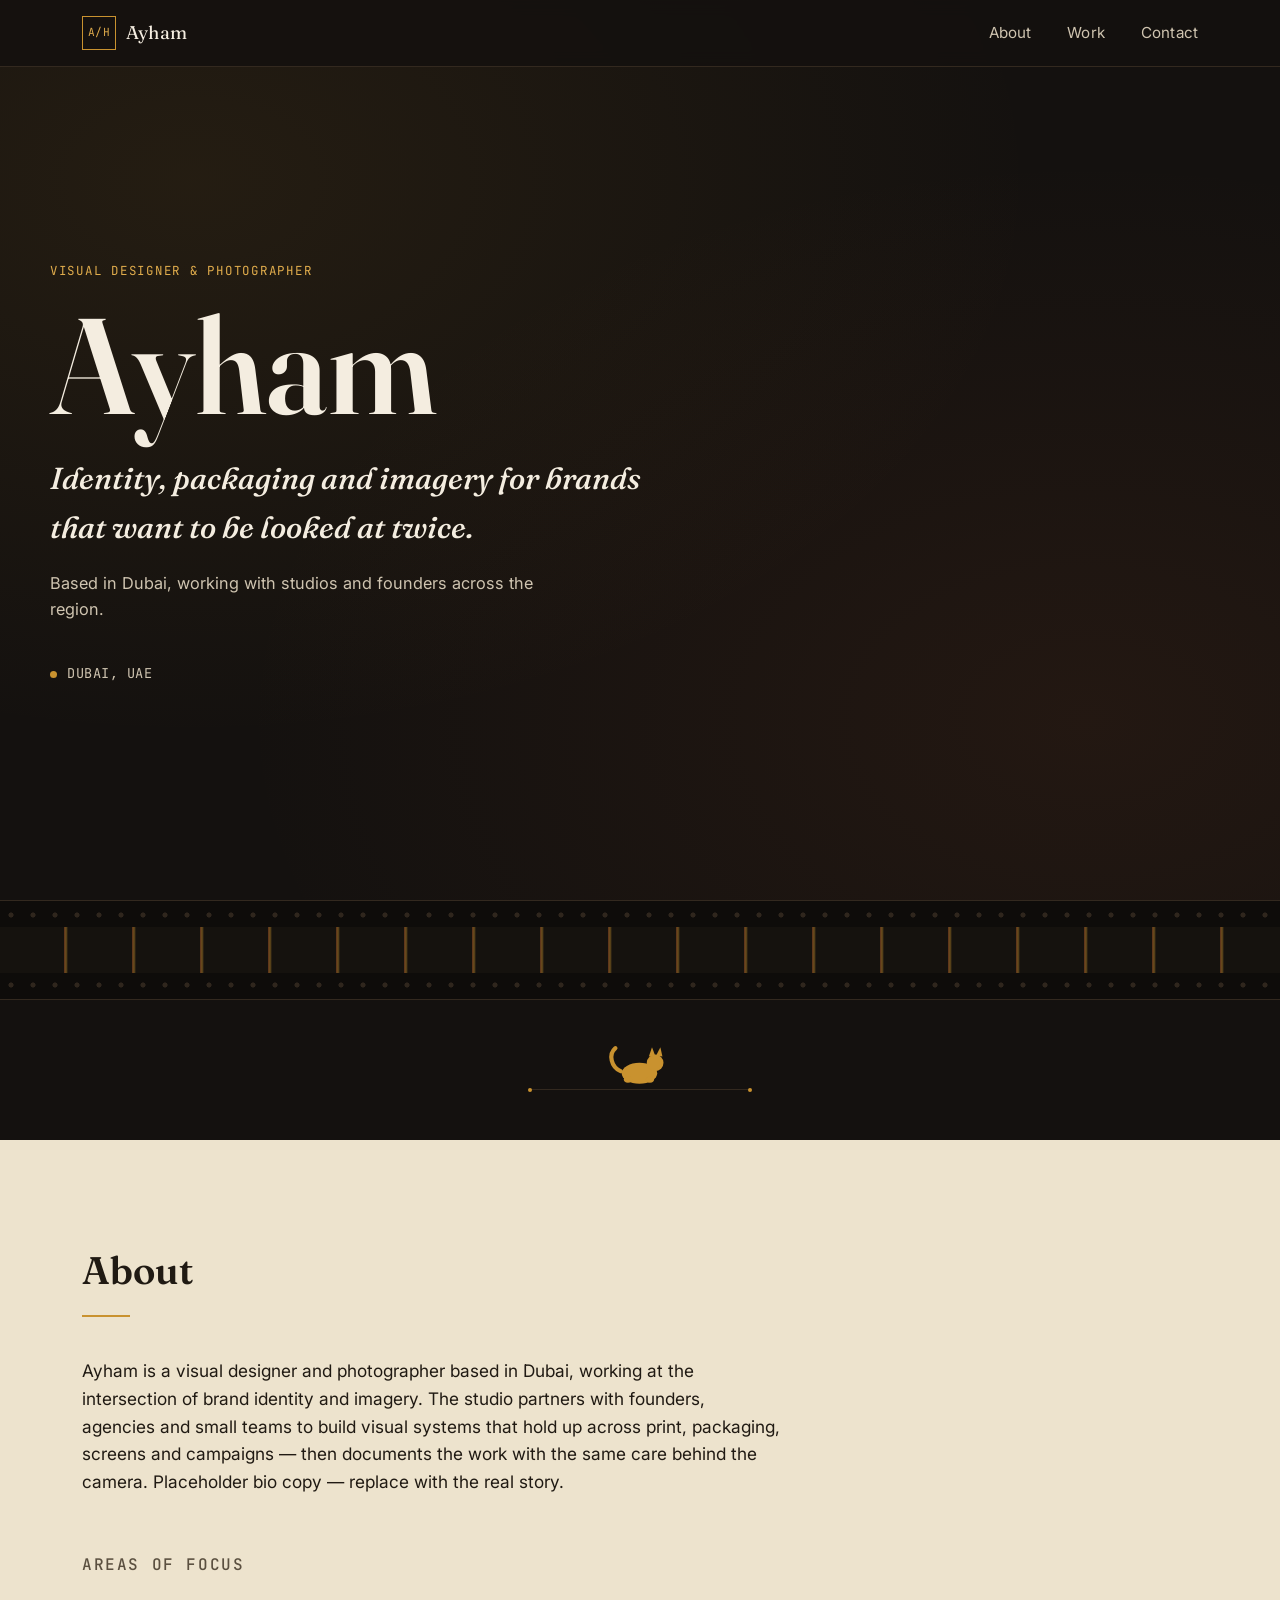
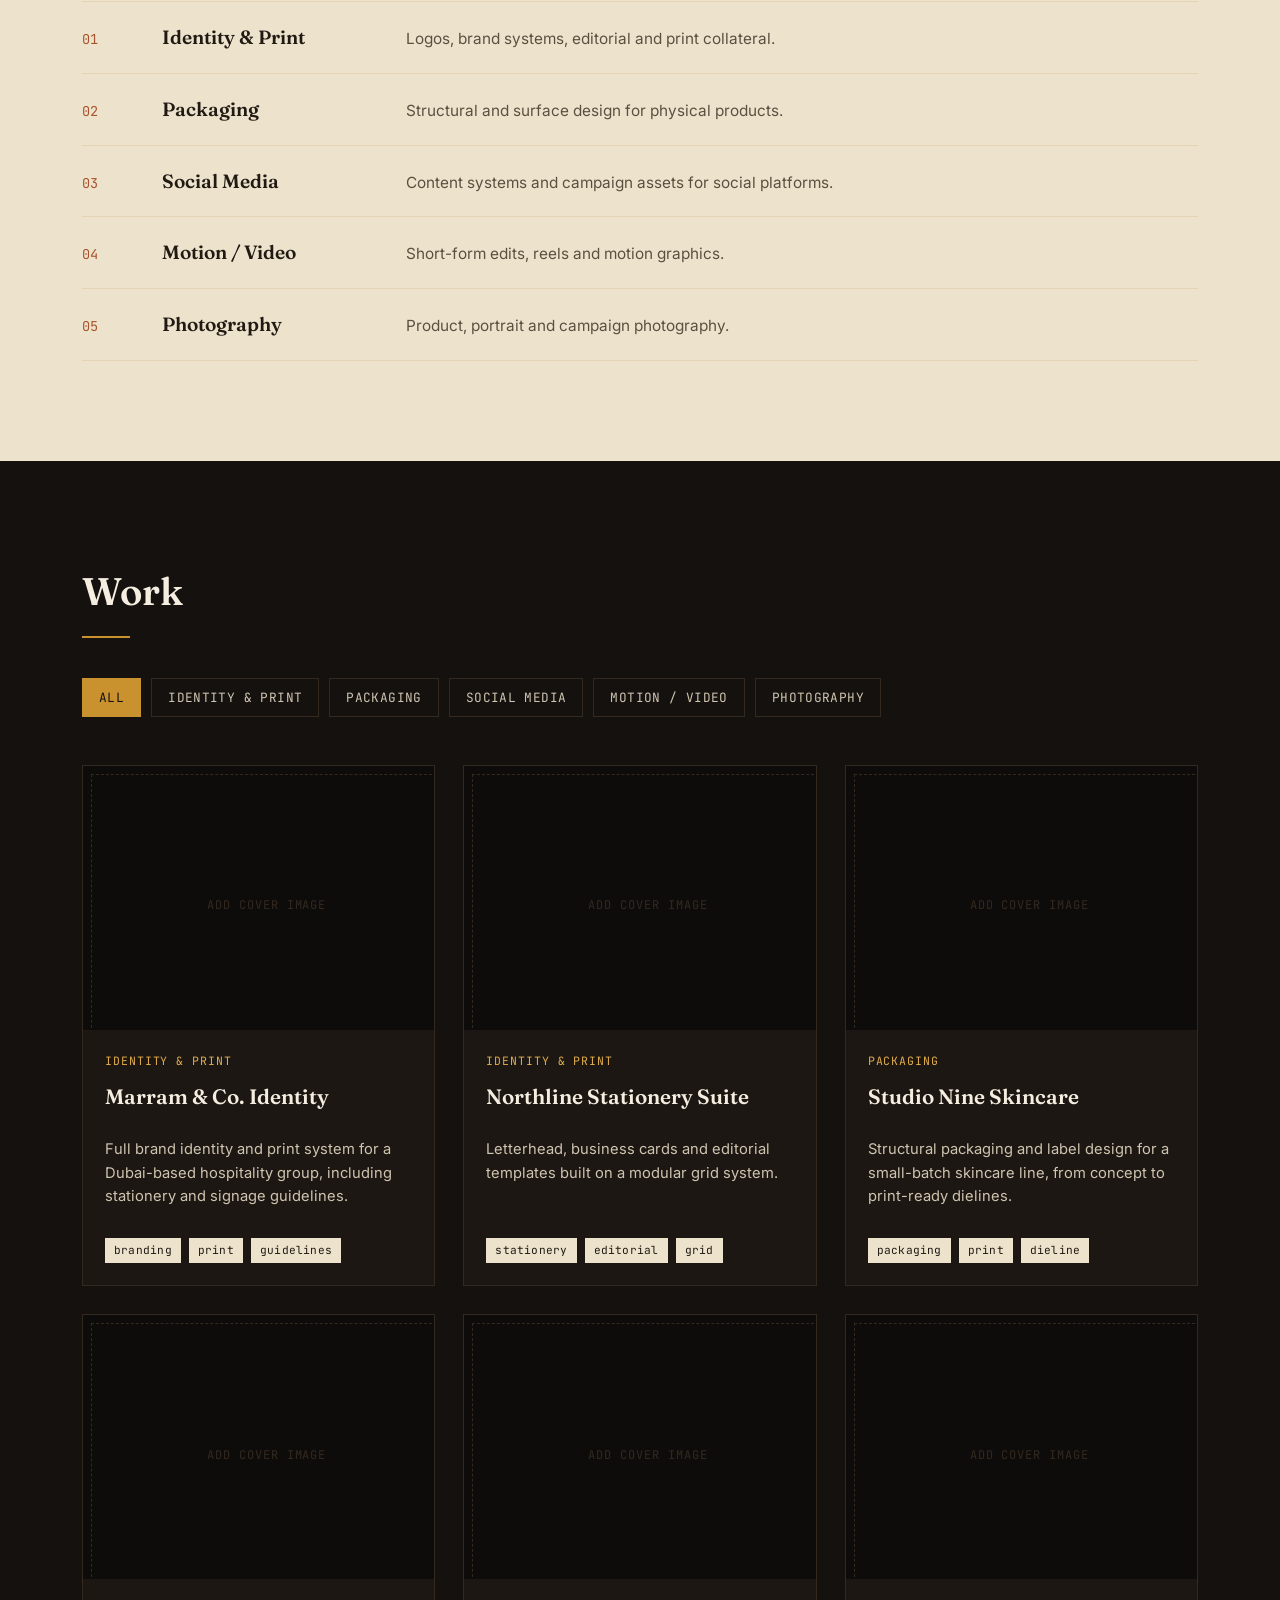
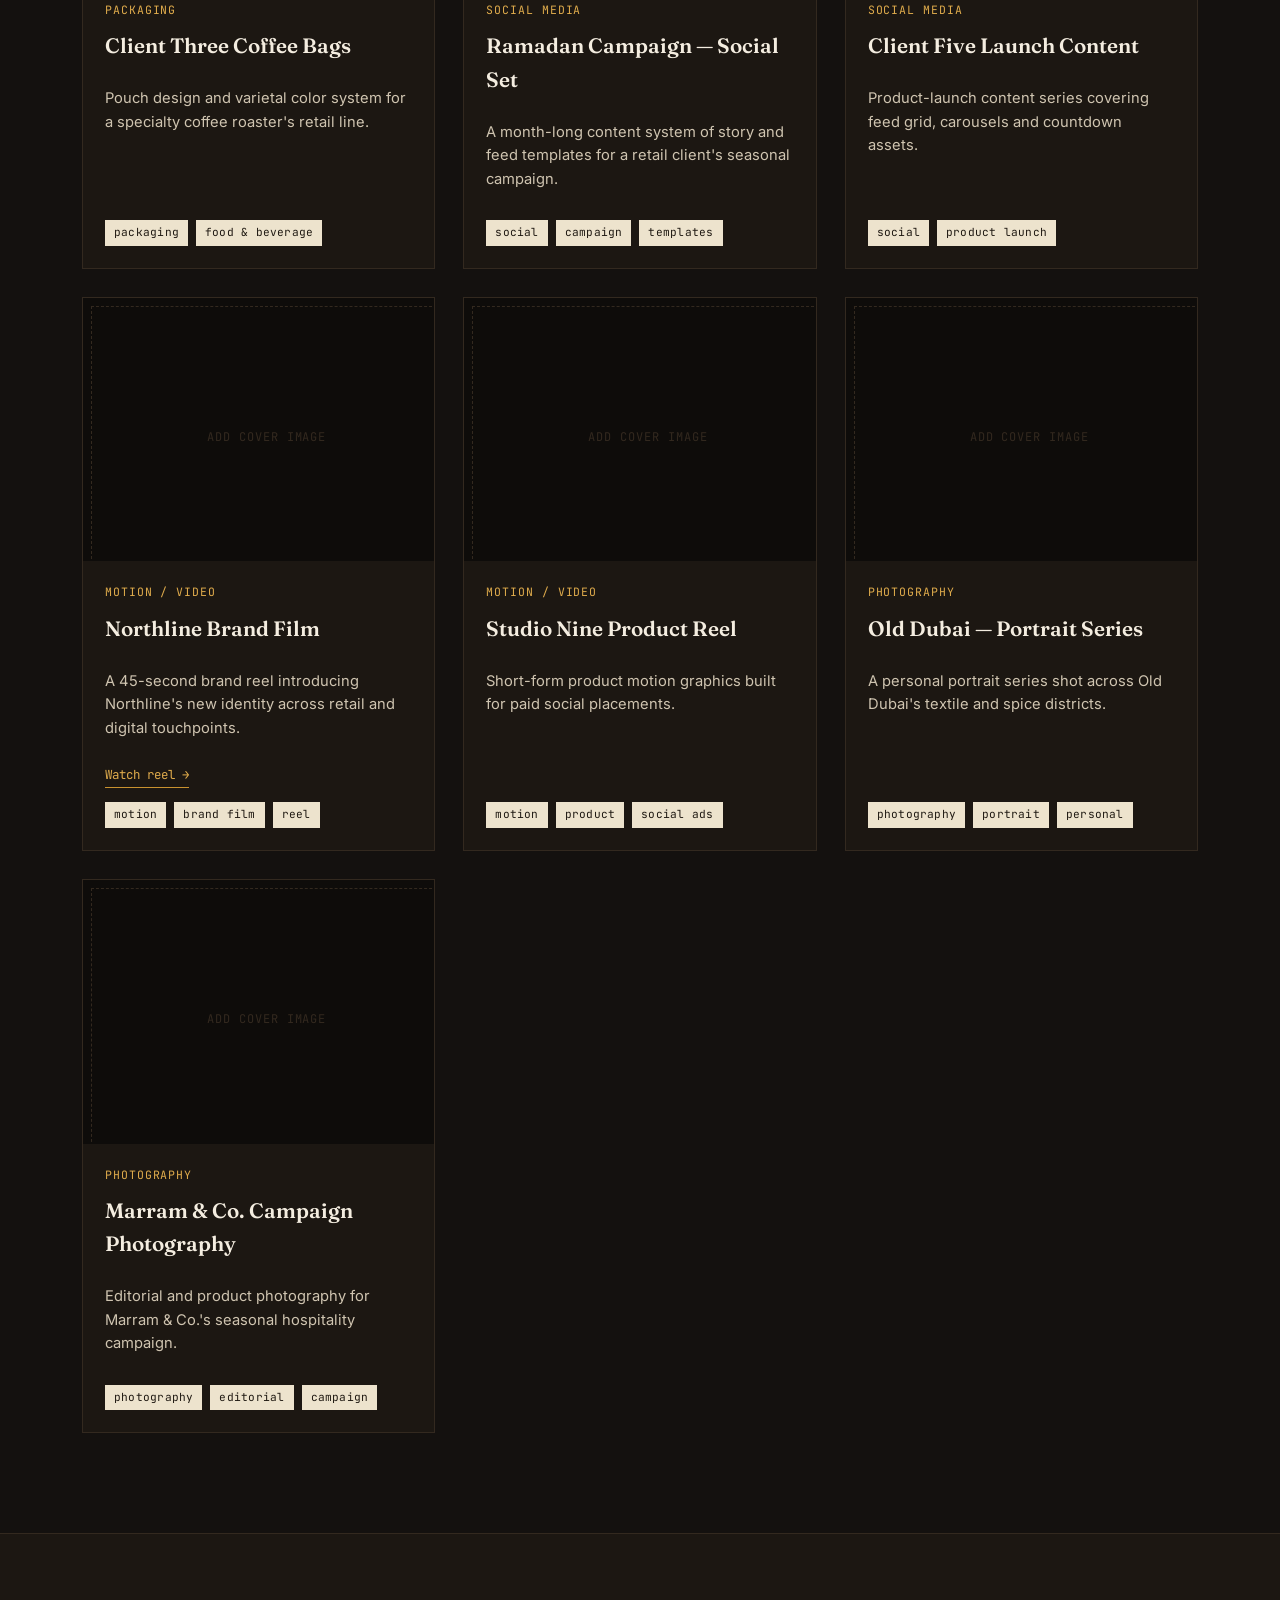
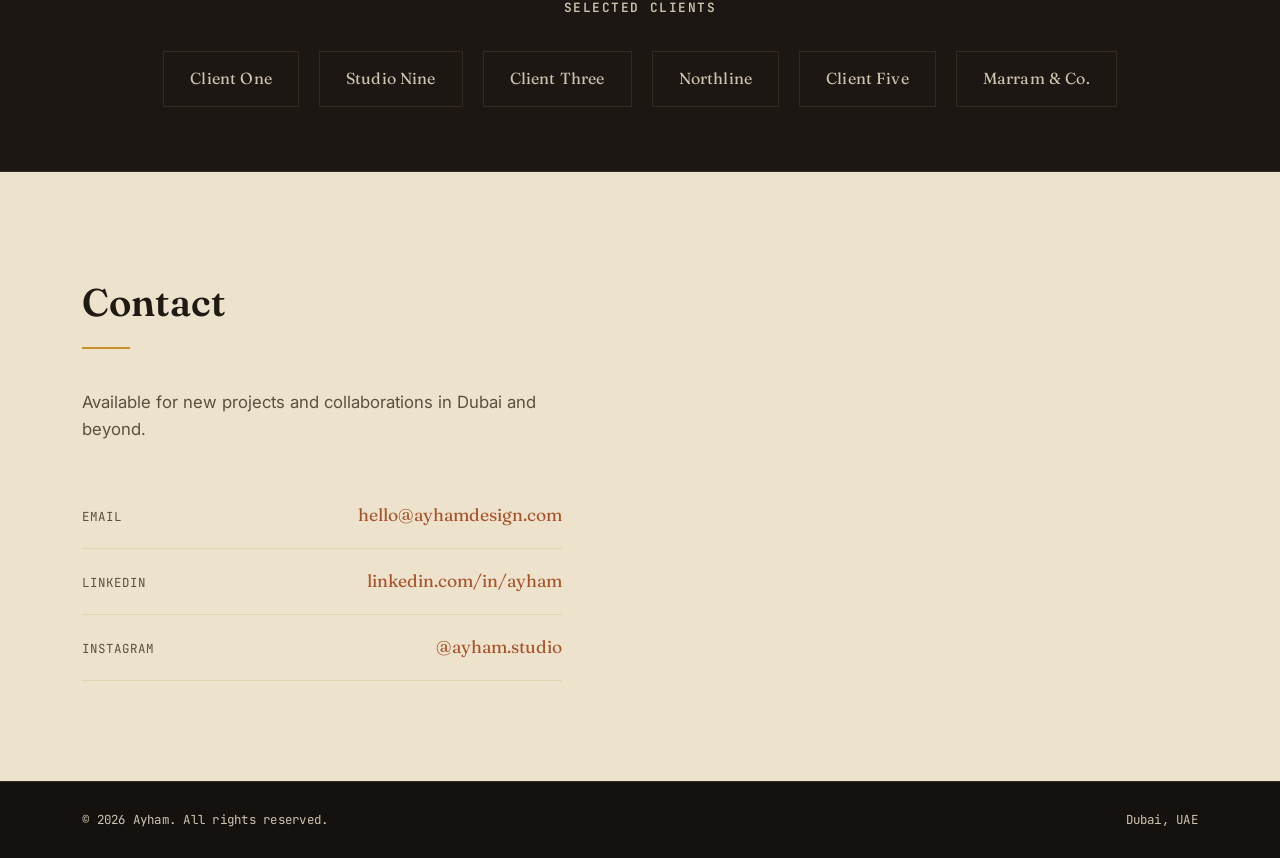
<file: index.html>
<!DOCTYPE html>
<html lang="en">
<head>
  <meta charset="UTF-8" />
  <meta name="viewport" content="width=device-width, initial-scale=1.0" />
  <title>Ayham — Visual Designer &amp; Photographer, Dubai</title>
  <meta name="description" content="Ayham is a Dubai-based visual designer and photographer working across identity &amp; print, packaging, social media, motion and photography." />

  <!-- Fonts: Fraunces (serif display), Inter (sans body), JetBrains Mono (metadata/tags) -->
  <link rel="preconnect" href="https://fonts.googleapis.com">
  <link rel="preconnect" href="https://fonts.gstatic.com" crossorigin>
  <link href="https://fonts.googleapis.com/css2?family=Fraunces:ital,opsz,wght@0,9..144,400;0,9..144,600;1,9..144,500&family=Inter:wght@400;500;600&family=JetBrains+Mono:wght@400;500&display=swap" rel="stylesheet">

  <link rel="stylesheet" href="css/styles.css" />
</head>
<body>

  <!-- =========================================================
       NAV
       ========================================================= -->

  <header class="site-nav" id="site-nav">
    <div class="nav-inner">
      <a href="#top" class="nav-logo" aria-label="Ayham — home">
        <!--
          LOGO PLACEHOLDER
          -----------------
          This is a text/monogram placeholder standing in for a real logo.
          To swap it for a real logo file:
            1. Put your logo image in assets/logo/ (e.g. assets/logo/logo.svg)
            2. Replace the <span class="logo-mark">...</span> block below with:
               <img src="assets/logo/logo.svg" alt="Ayham logo" class="logo-mark-img" />
            3. You can delete the .logo-mark CSS rules in css/styles.css if unused.
        -->
        <span class="logo-mark" aria-hidden="true">A/H</span>
        <span class="nav-logo-text">Ayham</span>
      </a>

      <nav class="nav-links" id="nav-links">
        <a href="#about">About</a>
        <a href="#work">Work</a>
        <a href="#contact">Contact</a>
      </nav>

      <button class="nav-toggle" id="nav-toggle" aria-label="Toggle menu" aria-expanded="false" aria-controls="nav-links">
        <span></span><span></span><span></span>
      </button>
    </div>
  </header>

  <main id="top">

    <!-- =========================================================
         HERO
         ========================================================= -->
    <section class="hero">
      <div class="hero-inner">
        <p class="hero-eyebrow">Visual Designer &amp; Photographer</p>
        <h1 class="hero-name">Ayham</h1>
        <p class="hero-tagline">Identity, packaging and imagery for brands that want to be looked at twice.</p>
        <p class="hero-intro">Based in Dubai, working with studios and founders across the region.</p>
        <p class="hero-location">
          <span class="dot" aria-hidden="true"></span> Dubai, UAE
        </p>
      </div>
    </section>

    <!-- =========================================================
         FILMSTRIP DIVIDER — signature motif, used once, ties
         photography + motion together.
         ========================================================= -->
    <div class="filmstrip" role="presentation" aria-hidden="true">
      <div class="filmstrip-track">
        <div class="filmstrip-holes filmstrip-holes-top"></div>
        <div class="filmstrip-frames"></div>
        <div class="filmstrip-holes filmstrip-holes-bottom"></div>
      </div>
    </div>

    <!-- =========================================================
         CAT MASCOT — small looping walk animation, purely
         decorative breather between hero and About. Pure inline
         SVG + CSS animation (see css/styles.css for keyframes).
         Freezes to a static standing pose for prefers-reduced-motion.
         ========================================================= -->
    <div class="cat-mascot" aria-hidden="true">
      <div class="cat-track">
        <div class="cat-walker">
          <div class="cat-bob">
            <svg class="cat-svg" viewBox="0 0 64 44" focusable="false">
              <g class="cat-tail-group">
                <path class="cat-tail" d="M14,26 C5,22 2,10 9,4" />
              </g>
              <g class="cat-body">
                <ellipse cx="32" cy="28" rx="17" ry="10" />
                <ellipse cx="21" cy="34" rx="4" ry="3" />
                <ellipse cx="42" cy="34" rx="4" ry="3" />
                <circle cx="47" cy="18" r="8" />
              </g>
              <g class="cat-ears">
                <path d="M41,12 L44,3 L47,11 Z" />
                <path d="M48,11 L52,3 L54,12 Z" />
              </g>
            </svg>
          </div>
        </div>
        <div class="cat-ground"></div>
      </div>
    </div>

    <!-- =========================================================
         ABOUT
         ========================================================= -->
    <section class="about" id="about">
      <div class="section-inner about-inner">
        <h2 class="section-title">About</h2>

        <!--
          BIO PLACEHOLDER — REPLACE ME
          -----------------------------
          Swap the paragraph below for Ayham's real bio.
        -->
        <p class="about-bio">
          <!-- REPLACE ME: real bio copy -->
          Ayham is a visual designer and photographer based in Dubai, working at the
          intersection of brand identity and imagery. The studio partners with founders,
          agencies and small teams to build visual systems that hold up across print,
          packaging, screens and campaigns — then documents the work with the same care
          behind the camera. Placeholder bio copy — replace with the real story.
        </p>

        <h3 class="about-subtitle">Areas of focus</h3>
        <ul class="specialty-list">
          <li>
            <span class="specialty-index">01</span>
            <span class="specialty-name">Identity &amp; Print</span>
            <span class="specialty-desc">Logos, brand systems, editorial and print collateral.</span>
          </li>
          <li>
            <span class="specialty-index">02</span>
            <span class="specialty-name">Packaging</span>
            <span class="specialty-desc">Structural and surface design for physical products.</span>
          </li>
          <li>
            <span class="specialty-index">03</span>
            <span class="specialty-name">Social Media</span>
            <span class="specialty-desc">Content systems and campaign assets for social platforms.</span>
          </li>
          <li>
            <span class="specialty-index">04</span>
            <span class="specialty-name">Motion / Video</span>
            <span class="specialty-desc">Short-form edits, reels and motion graphics.</span>
          </li>
          <li>
            <span class="specialty-index">05</span>
            <span class="specialty-name">Photography</span>
            <span class="specialty-desc">Product, portrait and campaign photography.</span>
          </li>
        </ul>
      </div>
    </section>

    <!-- =========================================================
         WORK — project grid, rendered from js/projects.js
         ========================================================= -->
    <section class="work" id="work">
      <div class="section-inner">
        <h2 class="section-title section-title-light">Work</h2>

        <div class="filter-bar" id="filter-bar" role="group" aria-label="Filter projects by category">
          <button type="button" class="filter-btn is-active" data-filter="all">All</button>
          <button type="button" class="filter-btn" data-filter="identity">Identity &amp; Print</button>
          <button type="button" class="filter-btn" data-filter="packaging">Packaging</button>
          <button type="button" class="filter-btn" data-filter="social">Social Media</button>
          <button type="button" class="filter-btn" data-filter="motion">Motion / Video</button>
          <button type="button" class="filter-btn" data-filter="photo">Photography</button>
        </div>

        <!-- Cards are generated by js/main.js from js/projects.js. Do not hand-edit. -->
        <div class="project-grid" id="project-grid" aria-live="polite">
          <p class="project-grid-empty" id="project-grid-empty" hidden>No projects in this category yet.</p>
        </div>
      </div>
    </section>

    <!-- =========================================================
         CLIENTS
         ========================================================= -->
    <section class="clients">
      <div class="section-inner">
        <h2 class="clients-title">Selected clients</h2>
        <!--
          CLIENT PLACEHOLDERS
          --------------------
          Swap each <span class="client-name"> for an <img src="assets/clients/name.svg">
          once real client logos are available.
        -->
        <ul class="client-strip">
          <li class="client-item"><span class="client-name">Client One</span></li>
          <li class="client-item"><span class="client-name">Studio Nine</span></li>
          <li class="client-item"><span class="client-name">Client Three</span></li>
          <li class="client-item"><span class="client-name">Northline</span></li>
          <li class="client-item"><span class="client-name">Client Five</span></li>
          <li class="client-item"><span class="client-name">Marram &amp; Co.</span></li>
        </ul>
      </div>
    </section>

    <!-- =========================================================
         CONTACT
         ========================================================= -->
    <section class="contact" id="contact">
      <div class="section-inner contact-inner">
        <h2 class="section-title">Contact</h2>
        <p class="contact-lead">Available for new projects and collaborations in Dubai and beyond.</p>

        <!--
          CONTACT PLACEHOLDERS — REPLACE ME
          -----------------------------------
          Update the href and visible text for each link below with real details.
        -->
        <ul class="contact-list">
          <li>
            <span class="contact-label">Email</span>
            <!-- REPLACE ME: real email address -->
            <a href="mailto:hello@ayhamdesign.com">hello@ayhamdesign.com</a>
          </li>
          <li>
            <span class="contact-label">LinkedIn</span>
            <!-- REPLACE ME: real LinkedIn URL -->
            <a href="https://www.linkedin.com/in/ayham" target="_blank" rel="noopener">linkedin.com/in/ayham</a>
          </li>
          <li>
            <span class="contact-label">Instagram</span>
            <!-- REPLACE ME: real Instagram URL -->
            <a href="https://www.instagram.com/ayham.studio" target="_blank" rel="noopener">@ayham.studio</a>
          </li>
        </ul>
      </div>
    </section>

  </main>

  <!-- =========================================================
       FOOTER
       ========================================================= -->
  <footer class="site-footer">
    <div class="section-inner footer-inner">
      <span>© <span id="year"></span> Ayham. All rights reserved.</span>
      <span class="footer-location">Dubai, UAE</span>
    </div>
  </footer>

  <!-- Project data lives here, separate from markup -->
  <script src="js/projects.js"></script>
  <script src="js/main.js"></script>
</body>
</html>
</file>
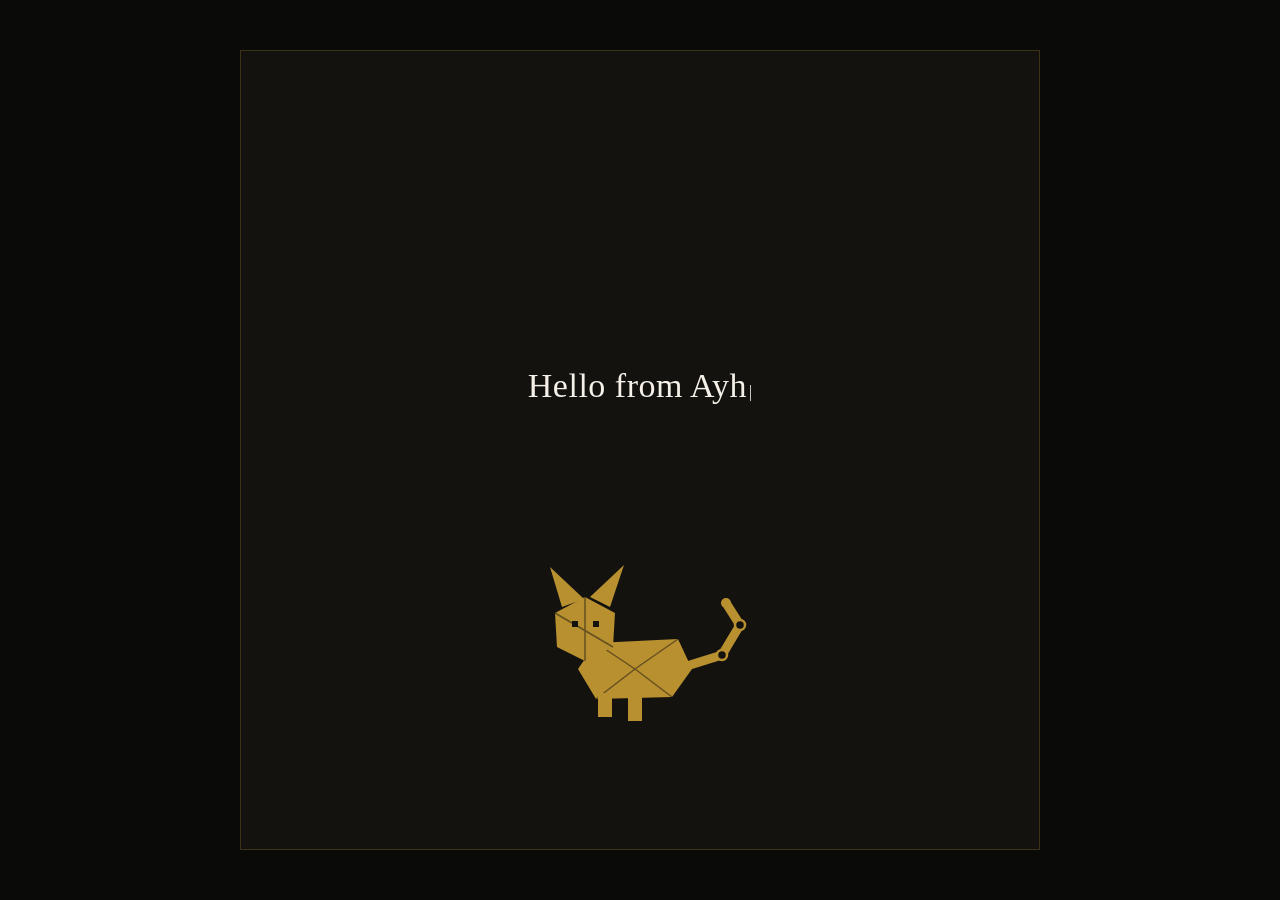
<file: cat-typing-animation.html>
<!DOCTYPE html>
<html lang="en">
<head>
<meta charset="UTF-8">
<title>Hello from Ayham Chaban — Cat Typing Animation</title>
<meta name="viewport" content="width=device-width, initial-scale=1">
<style>
  /*
    Standalone 800x800 "typing cat" animation.
    Reusable pieces, in case this cat or the typing style gets reused elsewhere:
      - Colors:  --ink (background), --gold (cat/border), --cream (text)
      - Cat:     #cat <svg> — body/ears/tail as simple flat shapes
      - Type fx: TYPING_TEXT + the typewriter loop in <script> at the bottom
  */
  :root {
    --ink: #14120F;
    --gold: #B8902F;
    --cream: #F5F1E8;
  }

  html, body {
    margin: 0;
    padding: 0;
    height: 100%;
    background: #0a0a08; /* page backdrop behind the canvas, for previewing */
    display: flex;
    align-items: center;
    justify-content: center;
  }

  /* The 800x800 canvas box */
  .canvas {
    position: relative;
    width: 800px;
    height: 800px;
    background: var(--ink);
    border: 1px solid rgba(184, 144, 47, 0.25); /* thin, subtle, warm gold */
    box-sizing: border-box;
    overflow: hidden;
    font-family: 'Fraunces', Georgia, 'Times New Roman', serif;
  }

  /* Typing text, centered above the cat */
  .type-wrap {
    position: absolute;
    top: 42%;
    left: 50%;
    transform: translate(-50%, -50%);
    width: 100%;
    text-align: center;
    padding: 0 40px;
    box-sizing: border-box;
  }

  .type-text {
    display: inline-block;
    font-size: 34px;
    letter-spacing: 0.5px;
    color: var(--cream);
    white-space: nowrap;
  }

  .cursor {
    display: inline-block;
    margin-left: 2px;
    color: var(--cream);
    animation: blink 0.9s steps(1) infinite;
  }

  @keyframes blink {
    0%, 49% { opacity: 1; }
    50%, 100% { opacity: 0; }
  }

  /* Cat sits in the lower third of the box */
  .cat-stage {
    position: absolute;
    bottom: 14%;
    left: 50%;
    transform: translateX(-50%);
    width: 220px;
    height: 220px;
  }

  #cat {
    width: 100%;
    height: 100%;
    overflow: visible;
  }

  /* Bounce/hop applied to the whole cat group */
  #cat-body-group {
    animation: cat-hop 1.1s ease-in-out infinite;
    transform-origin: 50% 100%;
  }

  @keyframes cat-hop {
    0%, 100% { transform: translateY(0) scaleY(1); }
    30%      { transform: translateY(-14px) scaleY(1.03); }
    50%      { transform: translateY(0) scaleY(0.97); }
    65%      { transform: translateY(-4px) scaleY(1.01); }
    100%     { transform: translateY(0) scaleY(1); }
  }

  /* Tail sways independently of the hop for extra character */
  #cat-tail {
    animation: tail-sway 1.6s ease-in-out infinite;
    transform-origin: 160px 148px; /* base of the tail, where it meets the body */
  }

  @keyframes tail-sway {
    0%, 100% { transform: rotate(0deg); }
    25%      { transform: rotate(10deg); }
    50%      { transform: rotate(-6deg); }
    75%      { transform: rotate(8deg); }
  }

  /* Reduced motion: freeze everything to a calm standing pose */
  @media (prefers-reduced-motion: reduce) {
    #cat-body-group,
    #cat-tail {
      animation: none !important;
    }
    .cursor {
      animation: none !important;
      opacity: 1;
    }
  }
</style>
</head>
<body>

<div class="canvas">

  <div class="type-wrap">
    <span class="type-text" id="typeText"></span><span class="cursor" id="cursor">|</span>
  </div>

  <div class="cat-stage">
    <!--
      Original geometric "low-poly" line-art cat, built from simple flat
      polygons only (faceted body/head, angular ears, segmented antenna-
      style tail with joint nodes, square LED eyes). No reference to any
      existing brand/logo.
    -->
    <svg id="cat" viewBox="0 0 220 220" xmlns="http://www.w3.org/2000/svg">
      <g id="cat-body-group" fill="#B8902F">

        <!-- tail: drawn first so it sits behind the body. Segmented,
             robot-antenna style — straight links with small joint nodes
             instead of one smooth curve. -->
        <g id="cat-tail">
          <polyline points="160,148 192,138 210,108 196,86"
                     fill="none" stroke="#B8902F" stroke-width="9"
                     stroke-linecap="round" stroke-linejoin="round" />
          <circle cx="192" cy="138" r="5" fill="#14120F" stroke="#B8902F" stroke-width="2.5" />
          <circle cx="210" cy="108" r="5" fill="#14120F" stroke="#B8902F" stroke-width="2.5" />
          <circle cx="196" cy="86" r="5" fill="#B8902F" />
        </g>

        <!-- body: low-poly hexagon -->
        <polygon points="48,152 66,126 148,122 162,152 142,180 66,182" />
        <!-- facet lines, radiating from a central point for a faceted/3D-render look -->
        <g stroke="#14120F" stroke-width="1.5" opacity="0.5">
          <line x1="66" y1="126" x2="105" y2="152" />
          <line x1="148" y1="122" x2="105" y2="152" />
          <line x1="66" y1="182" x2="105" y2="152" />
          <line x1="142" y1="180" x2="105" y2="152" />
        </g>

        <!-- head: low-poly hexagon -->
        <polygon points="55,80 85,96 83,130 55,144 27,130 25,96" />
        <g stroke="#14120F" stroke-width="1.5" opacity="0.5">
          <line x1="55" y1="80" x2="55" y2="144" />
          <line x1="25" y1="96" x2="83" y2="130" />
        </g>

        <!-- ears: sharp angular triangles -->
        <polygon points="32,90 20,50 54,82" />
        <polygon points="80,90 94,48 60,80" />

        <!-- front legs: blocky rectangles (no rounding, for a more built/mechanical look) -->
        <rect x="68" y="176" width="14" height="24" />
        <rect x="98" y="178" width="14" height="26" />

        <!-- face: small square "LED" eyes instead of round dots -->
        <rect x="42" y="104" width="6" height="6" fill="#14120F" />
        <rect x="63" y="104" width="6" height="6" fill="#14120F" />
      </g>
    </svg>
  </div>

</div>

<script>
  /*
    Typewriter loop:
    type the full string char-by-char -> pause ~1.5s -> erase char-by-char
    -> brief pause -> repeat. Disabled (static text, no cursor blink) when
    the user prefers reduced motion.
  */
  var TYPING_TEXT = "Hello from Ayham Chaban";

  var textEl = document.getElementById('typeText');
  var cursorEl = document.getElementById('cursor');

  var prefersReducedMotion = window.matchMedia(
    '(prefers-reduced-motion: reduce)'
  ).matches;

  if (prefersReducedMotion) {
    // Static text, no animation, cursor still shown but not blinking.
    textEl.textContent = TYPING_TEXT;
  } else {
    var TYPE_SPEED = 80;     // ms per character while typing
    var ERASE_SPEED = 45;    // ms per character while erasing
    var HOLD_FULL = 1500;    // pause once fully typed
    var HOLD_EMPTY = 500;    // pause once fully erased

    var charIndex = 0;

    function typeLoop() {
      if (charIndex <= TYPING_TEXT.length) {
        textEl.textContent = TYPING_TEXT.slice(0, charIndex);
        charIndex++;
        setTimeout(typeLoop, TYPE_SPEED);
      } else {
        setTimeout(eraseLoop, HOLD_FULL);
      }
    }

    function eraseLoop() {
      if (charIndex > 0) {
        charIndex--;
        textEl.textContent = TYPING_TEXT.slice(0, charIndex);
        setTimeout(eraseLoop, ERASE_SPEED);
      } else {
        setTimeout(typeLoop, HOLD_EMPTY);
      }
    }

    typeLoop();
  }
</script>

</body>
</html>
</file>
<file: css/styles.css>
/* =========================================================
   AYHAM — PORTFOLIO STYLES
   Palette: dark ink + warm gold/rust accent, parchment for
   About/Contact contrast. Serif display (Fraunces) + sans body
   (Inter) + mono for tags/metadata (JetBrains Mono).
   ========================================================= */

:root {
  /* Core palette */
  --ink: #14110f;
  --ink-soft: #1c1712;
  --ink-line: #33291f;
  --cream: #f4ede0;
  --cream-dim: #cfc4b0;

  --gold: #c9922f;
  --gold-bright: #e0ac4c;
  --rust: #a8532b;

  --parchment: #ede3cd;
  --parchment-2: #e3d5b4;
  --ink-text: #201a13;
  --ink-text-dim: #5b5040;

  /* Type */
  --font-display: "Fraunces", "Iowan Old Style", Georgia, serif;
  --font-body: "Inter", -apple-system, BlinkMacSystemFont, "Segoe UI", sans-serif;
  --font-mono: "JetBrains Mono", "SFMono-Regular", Menlo, monospace;

  --container: 1180px;
}

* {
  box-sizing: border-box;
}

html {
  scroll-behavior: smooth;
}

@media (prefers-reduced-motion: reduce) {
  html {
    scroll-behavior: auto;
  }
  *, *::before, *::after {
    animation-duration: 0.001ms !important;
    animation-iteration-count: 1 !important;
    transition-duration: 0.001ms !important;
    scroll-behavior: auto !important;
  }
}

body {
  margin: 0;
  background: var(--ink);
  color: var(--cream);
  font-family: var(--font-body);
  font-size: 16px;
  line-height: 1.6;
  -webkit-font-smoothing: antialiased;
}

a {
  color: inherit;
}

h1, h2, h3 {
  font-family: var(--font-display);
  margin: 0;
  font-weight: 600;
}

.section-inner {
  max-width: var(--container);
  margin: 0 auto;
  padding: 0 32px;
}

.section-title {
  font-size: clamp(1.8rem, 3vw, 2.4rem);
  color: var(--ink-text);
  margin-bottom: 40px;
  position: relative;
}

.section-title-light {
  color: var(--cream);
}

.section-title::after {
  content: "";
  display: block;
  width: 48px;
  height: 2px;
  background: var(--gold);
  margin-top: 14px;
}

/* =========================================================
   NAV
   ========================================================= */

.site-nav {
  position: fixed;
  inset: 0 0 auto 0;
  z-index: 100;
  background: rgba(20, 17, 15, 0.86);
  backdrop-filter: blur(8px);
  border-bottom: 1px solid var(--ink-line);
}

.nav-inner {
  max-width: var(--container);
  margin: 0 auto;
  padding: 16px 32px;
  display: flex;
  align-items: center;
  justify-content: space-between;
}

.nav-logo {
  display: flex;
  align-items: center;
  gap: 10px;
  text-decoration: none;
  color: var(--cream);
}

/* Placeholder monogram mark — see comment in index.html for swap steps */
.logo-mark {
  display: inline-flex;
  align-items: center;
  justify-content: center;
  width: 34px;
  height: 34px;
  border: 1px solid var(--gold);
  color: var(--gold-bright);
  font-family: var(--font-mono);
  font-size: 0.7rem;
  letter-spacing: 0.02em;
}

.logo-mark-img {
  height: 32px;
  width: auto;
  display: block;
}

.nav-logo-text {
  font-family: var(--font-display);
  font-size: 1.15rem;
  letter-spacing: 0.01em;
}

.nav-links {
  display: flex;
  gap: 36px;
}

.nav-links a {
  text-decoration: none;
  color: var(--cream-dim);
  font-size: 0.95rem;
  letter-spacing: 0.01em;
  transition: color 0.2s ease;
}

.nav-links a:hover,
.nav-links a:focus-visible {
  color: var(--gold-bright);
}

.nav-toggle {
  display: none;
  flex-direction: column;
  justify-content: space-between;
  width: 26px;
  height: 18px;
  background: none;
  border: none;
  cursor: pointer;
  padding: 0;
}

.nav-toggle span {
  display: block;
  height: 2px;
  width: 100%;
  background: var(--cream);
}

/* =========================================================
   HERO
   ========================================================= */

.hero {
  min-height: 100vh;
  display: flex;
  align-items: center;
  padding: 140px 32px 80px;
  background:
    radial-gradient(ellipse at 15% 20%, rgba(201, 146, 47, 0.09), transparent 55%),
    radial-gradient(ellipse at 85% 80%, rgba(168, 83, 43, 0.10), transparent 55%),
    var(--ink);
}

.hero-inner {
  max-width: var(--container);
  margin: 0 auto;
  width: 100%;
}

.hero-eyebrow {
  font-family: var(--font-mono);
  text-transform: uppercase;
  letter-spacing: 0.14em;
  font-size: 0.78rem;
  color: var(--gold-bright);
  margin: 0 0 20px;
}

.hero-name {
  font-size: clamp(3.5rem, 12vw, 8.5rem);
  line-height: 0.95;
  color: var(--cream);
  margin: 0 0 24px;
}

.hero-tagline {
  font-family: var(--font-display);
  font-style: italic;
  font-weight: 500;
  font-size: clamp(1.3rem, 2.6vw, 1.9rem);
  color: var(--cream);
  max-width: 640px;
  margin: 0 0 18px;
}

.hero-intro {
  color: var(--cream-dim);
  max-width: 520px;
  margin: 0 0 28px;
  font-size: 1.02rem;
}

.hero-location {
  display: inline-flex;
  align-items: center;
  gap: 10px;
  font-family: var(--font-mono);
  font-size: 0.85rem;
  color: var(--cream-dim);
  letter-spacing: 0.04em;
  text-transform: uppercase;
}

.hero-location .dot {
  width: 7px;
  height: 7px;
  border-radius: 50%;
  background: var(--gold);
}

/* =========================================================
   FILMSTRIP DIVIDER — signature motif (photography + motion),
   intentionally used once, between hero and about.
   ========================================================= */

.filmstrip {
  background: #0e0c0a;
  border-top: 1px solid var(--ink-line);
  border-bottom: 1px solid var(--ink-line);
  overflow: hidden;
}

.filmstrip-track {
  position: relative;
  padding: 10px 0;
}

.filmstrip-holes {
  display: flex;
  gap: 18px;
  padding: 0 18px;
}

.filmstrip-holes::before,
.filmstrip-holes::after {
  content: "";
}

.filmstrip-holes-top,
.filmstrip-holes-bottom {
  height: 8px;
  background-image: radial-gradient(circle, var(--ink-line) 2.5px, transparent 2.6px);
  background-size: 22px 8px;
  background-repeat: repeat-x;
  opacity: 0.9;
}

.filmstrip-frames {
  height: 46px;
  margin: 8px 0;
  background-image: repeating-linear-gradient(
    90deg,
    var(--ink-soft) 0,
    var(--ink-soft) 64px,
    var(--rust) 64px,
    var(--gold) 66px,
    var(--ink-soft) 68px
  );
  background-size: 68px 100%;
  opacity: 0.5;
}

/* =========================================================
   CAT MASCOT — small decorative pacing animation between the
   hero and About section. Pure SVG + CSS, no libraries.
   ========================================================= */

.cat-mascot {
  background: var(--ink);
  padding: 34px 0 42px;
  display: flex;
  justify-content: center;
}

.cat-track {
  position: relative;
  width: 220px;
  height: 64px;
}

.cat-ground {
  position: absolute;
  left: 0;
  right: 0;
  bottom: 8px;
  height: 1px;
  background: var(--ink-line);
}

.cat-ground::before,
.cat-ground::after {
  content: "";
  position: absolute;
  top: 50%;
  width: 4px;
  height: 4px;
  border-radius: 50%;
  background: var(--gold);
  transform: translateY(-50%);
}

.cat-ground::before {
  left: -2px;
}

.cat-ground::after {
  right: -2px;
}

.cat-walker {
  position: absolute;
  left: 6px;
  bottom: 8px;
  transform: translateX(70px);
  animation: cat-walk 14s ease-in-out infinite;
}

.cat-bob {
  animation: cat-bob 0.5s ease-in-out infinite;
}

.cat-svg {
  display: block;
  height: 46px;
  width: auto;
}

.cat-body ellipse,
.cat-body circle,
.cat-ears path {
  fill: var(--gold);
}

.cat-tail {
  fill: none;
  stroke: var(--gold);
  stroke-width: 4;
  stroke-linecap: round;
}

.cat-tail-group {
  transform-origin: 14px 26px;
  animation: cat-tail-sway 1.3s ease-in-out infinite;
}

@keyframes cat-walk {
  0% {
    transform: translateX(0) scaleX(1);
  }
  46% {
    transform: translateX(140px) scaleX(1);
  }
  50% {
    transform: translateX(140px) scaleX(-1);
  }
  96% {
    transform: translateX(0) scaleX(-1);
  }
  100% {
    transform: translateX(0) scaleX(1);
  }
}

@keyframes cat-bob {
  0%,
  100% {
    transform: translateY(0);
  }
  50% {
    transform: translateY(-3px);
  }
}

@keyframes cat-tail-sway {
  0%,
  100% {
    transform: rotate(0deg);
  }
  50% {
    transform: rotate(-10deg);
  }
}

@media (prefers-reduced-motion: reduce) {
  .cat-walker,
  .cat-bob,
  .cat-tail-group {
    animation: none !important;
  }
}

/* =========================================================
   ABOUT
   ========================================================= */

.about {
  background: var(--parchment);
  color: var(--ink-text);
  padding: 100px 0;
}

.about-bio {
  max-width: 700px;
  font-size: 1.08rem;
  color: var(--ink-text);
  margin-bottom: 56px;
}

.about-subtitle {
  font-size: 1rem;
  text-transform: uppercase;
  letter-spacing: 0.1em;
  color: var(--ink-text-dim);
  font-family: var(--font-mono);
  font-weight: 500;
  margin-bottom: 24px;
}

.specialty-list {
  list-style: none;
  margin: 0;
  padding: 0;
  border-top: 1px solid var(--parchment-2);
}

.specialty-list li {
  display: grid;
  grid-template-columns: 56px 220px 1fr;
  gap: 24px;
  align-items: baseline;
  padding: 20px 0;
  border-bottom: 1px solid var(--parchment-2);
}

.specialty-index {
  font-family: var(--font-mono);
  color: var(--rust);
  font-size: 0.85rem;
}

.specialty-name {
  font-family: var(--font-display);
  font-size: 1.2rem;
  font-weight: 600;
}

.specialty-desc {
  color: var(--ink-text-dim);
  font-size: 0.96rem;
}

/* =========================================================
   WORK
   ========================================================= */

.work {
  background: var(--ink);
  padding: 100px 0;
}

.filter-bar {
  display: flex;
  flex-wrap: wrap;
  gap: 10px;
  margin-bottom: 48px;
}

.filter-btn {
  font-family: var(--font-mono);
  font-size: 0.8rem;
  letter-spacing: 0.03em;
  text-transform: uppercase;
  background: transparent;
  color: var(--cream-dim);
  border: 1px solid var(--ink-line);
  padding: 10px 16px;
  cursor: pointer;
  transition: border-color 0.2s ease, color 0.2s ease, background 0.2s ease;
}

.filter-btn:hover,
.filter-btn:focus-visible {
  color: var(--gold-bright);
  border-color: var(--gold);
}

.filter-btn.is-active {
  background: var(--gold);
  border-color: var(--gold);
  color: var(--ink);
}

.project-grid {
  display: grid;
  grid-template-columns: repeat(3, 1fr);
  gap: 28px;
}

.project-grid-empty {
  grid-column: 1 / -1;
  color: var(--cream-dim);
  font-family: var(--font-mono);
  font-size: 0.9rem;
}

.card {
  background: var(--ink-soft);
  border: 1px solid var(--ink-line);
  display: flex;
  flex-direction: column;
  transition: transform 0.25s ease, border-color 0.25s ease;
}

.card:hover {
  border-color: var(--gold);
  transform: translateY(-4px);
}

@media (prefers-reduced-motion: reduce) {
  .card:hover {
    transform: none;
  }
}

.card-media {
  aspect-ratio: 4 / 3;
  width: 100%;
  overflow: hidden;
  background: #0e0c0a;
}

.card-media img {
  width: 100%;
  height: 100%;
  object-fit: cover;
  display: block;
}

.card-media-placeholder {
  width: 100%;
  height: 100%;
  display: flex;
  align-items: center;
  justify-content: center;
  text-align: center;
  color: var(--ink-line);
  font-family: var(--font-mono);
  font-size: 0.75rem;
  text-transform: uppercase;
  letter-spacing: 0.08em;
  border: 1px dashed var(--ink-line);
  margin: 8px;
  padding: 12px;
}

.card-body {
  padding: 22px;
  display: flex;
  flex-direction: column;
  gap: 10px;
  flex: 1;
}

.card-category {
  font-family: var(--font-mono);
  font-size: 0.72rem;
  text-transform: uppercase;
  letter-spacing: 0.08em;
  color: var(--gold-bright);
}

.card-title {
  font-family: var(--font-display);
  font-size: 1.3rem;
  color: var(--cream);
}

.card-desc {
  color: var(--cream-dim);
  font-size: 0.92rem;
  flex: 1;
}

.card-reel-link {
  align-self: flex-start;
  font-family: var(--font-mono);
  font-size: 0.78rem;
  text-decoration: none;
  color: var(--gold-bright);
  border-bottom: 1px solid var(--gold);
  padding-bottom: 2px;
}

.card-tags {
  list-style: none;
  display: flex;
  flex-wrap: wrap;
  gap: 8px;
  margin: 4px 0 0;
  padding: 0;
}

.card-tags li {
  font-family: var(--font-mono);
  font-size: 0.7rem;
  background: var(--parchment);
  color: var(--ink-text);
  padding: 4px 9px;
  letter-spacing: 0.02em;
}

.card.is-hidden {
  display: none;
}

/* =========================================================
   CLIENTS
   ========================================================= */

.clients {
  background: var(--ink-soft);
  padding: 64px 0;
  border-top: 1px solid var(--ink-line);
  border-bottom: 1px solid var(--ink-line);
}

.clients-title {
  font-family: var(--font-mono);
  text-transform: uppercase;
  letter-spacing: 0.12em;
  font-size: 0.8rem;
  color: var(--cream-dim);
  margin: 0 0 32px;
  text-align: center;
}

.client-strip {
  list-style: none;
  display: flex;
  flex-wrap: wrap;
  justify-content: center;
  gap: 20px;
  margin: 0;
  padding: 0;
}

.client-item {
  border: 1px solid var(--ink-line);
  padding: 14px 26px;
}

.client-name {
  font-family: var(--font-display);
  font-size: 1rem;
  color: var(--cream-dim);
  letter-spacing: 0.01em;
}

/* =========================================================
   CONTACT
   ========================================================= */

.contact {
  background: var(--parchment);
  color: var(--ink-text);
  padding: 100px 0;
}

.contact-lead {
  max-width: 520px;
  color: var(--ink-text-dim);
  margin-bottom: 40px;
  font-size: 1.05rem;
}

.contact-list {
  list-style: none;
  margin: 0;
  padding: 0;
  max-width: 480px;
}

.contact-list li {
  display: flex;
  justify-content: space-between;
  align-items: baseline;
  padding: 18px 0;
  border-bottom: 1px solid var(--parchment-2);
  gap: 16px;
}

.contact-label {
  font-family: var(--font-mono);
  font-size: 0.78rem;
  text-transform: uppercase;
  letter-spacing: 0.08em;
  color: var(--ink-text-dim);
}

.contact-list a {
  text-decoration: none;
  color: var(--rust);
  font-family: var(--font-display);
  font-size: 1.1rem;
  border-bottom: 1px solid transparent;
  transition: border-color 0.2s ease;
}

.contact-list a:hover,
.contact-list a:focus-visible {
  border-color: var(--rust);
}

/* =========================================================
   FOOTER
   ========================================================= */

.site-footer {
  background: var(--ink);
  border-top: 1px solid var(--ink-line);
  padding: 28px 0;
}

.footer-inner {
  display: flex;
  justify-content: space-between;
  flex-wrap: wrap;
  gap: 8px;
  font-family: var(--font-mono);
  font-size: 0.78rem;
  color: var(--cream-dim);
  letter-spacing: 0.02em;
}

/* =========================================================
   RESPONSIVE
   ========================================================= */

@media (max-width: 1000px) {
  .project-grid {
    grid-template-columns: repeat(2, 1fr);
  }

  .specialty-list li {
    grid-template-columns: 40px 1fr;
  }

  .specialty-desc {
    grid-column: 2 / 3;
  }
}

@media (max-width: 700px) {
  .nav-toggle {
    display: flex;
  }

  .nav-links {
    position: absolute;
    top: 100%;
    left: 0;
    right: 0;
    background: var(--ink);
    border-bottom: 1px solid var(--ink-line);
    flex-direction: column;
    gap: 0;
    max-height: 0;
    overflow: hidden;
    transition: max-height 0.25s ease;
  }

  .nav-links.is-open {
    max-height: 240px;
  }

  .nav-links a {
    padding: 16px 32px;
    border-top: 1px solid var(--ink-line);
  }

  .hero {
    padding-top: 120px;
  }

  .project-grid {
    grid-template-columns: 1fr;
  }

  .about,
  .work,
  .contact {
    padding: 72px 0;
  }

  .section-inner {
    padding: 0 20px;
  }

  .filmstrip-frames {
    height: 34px;
  }

  .contact-list li {
    flex-direction: column;
    gap: 4px;
  }
}
</file>
